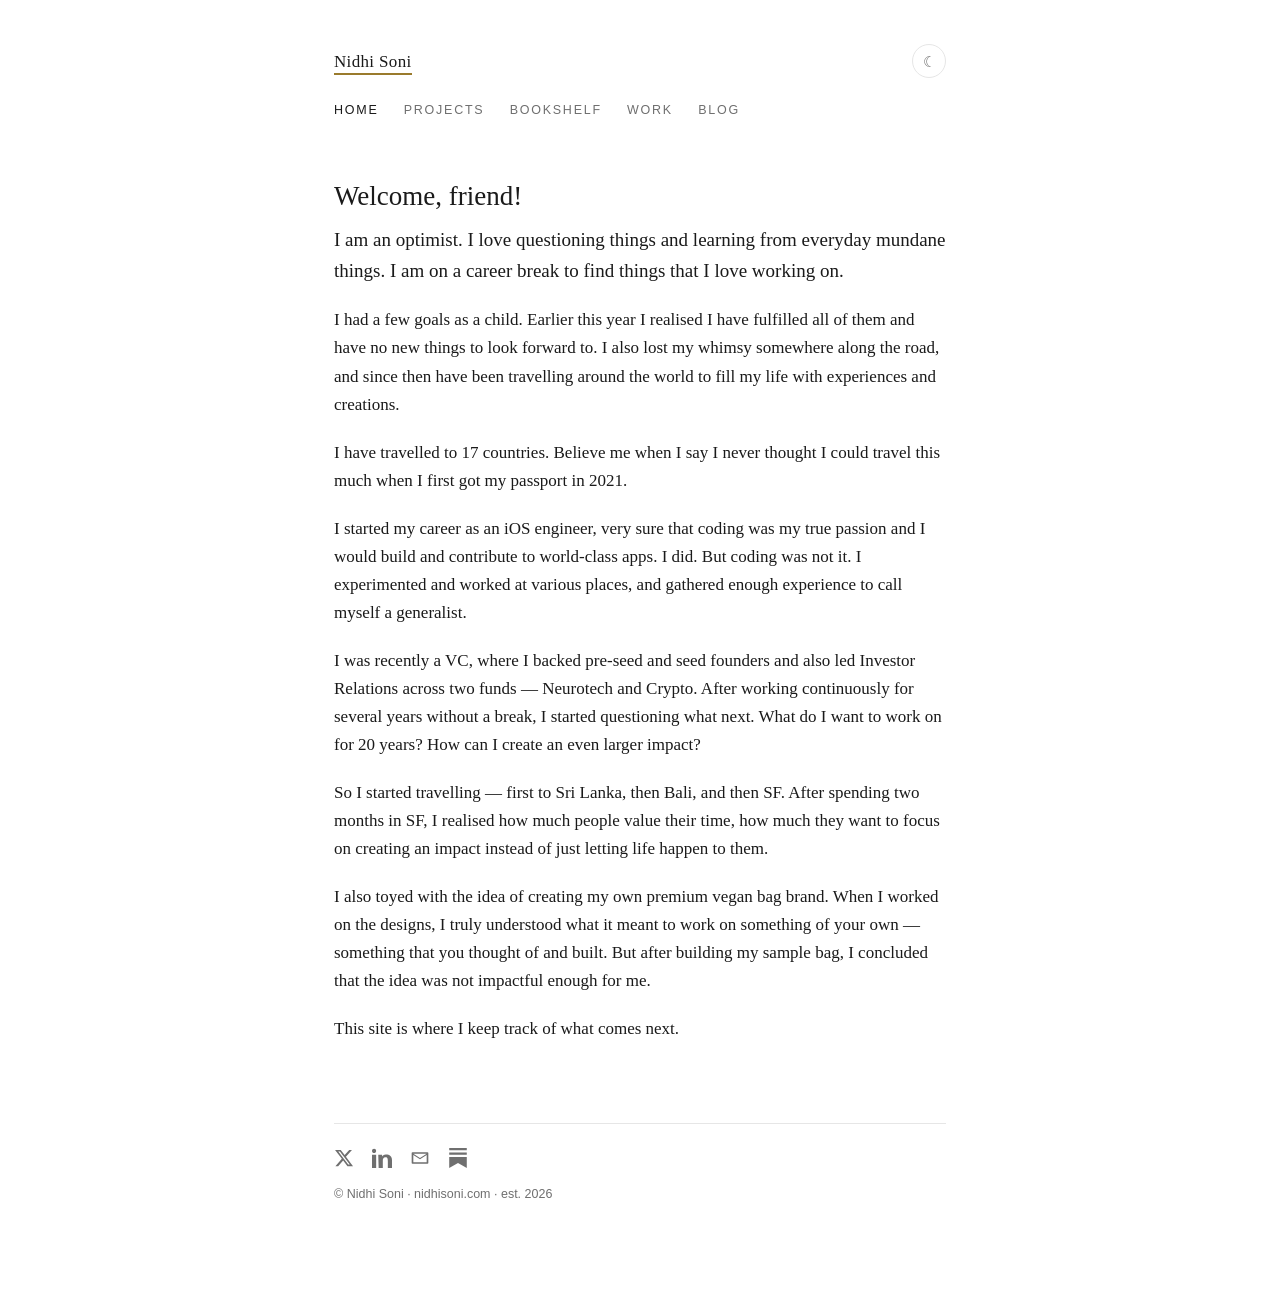
<file: index.html>
<!DOCTYPE html>
<html lang="en" data-theme="light">
<head>
  <meta charset="utf-8">
  <meta name="viewport" content="width=device-width, initial-scale=1">
  <title>Nidhi Soni</title>
  <meta name="description" content="Nidhi Soni — optimist, generalist, on a career break to find the work worth twenty years.">
  <link rel="stylesheet" href="style.css">
  <script>try{var t=localStorage.getItem('theme');if(t)document.documentElement.setAttribute('data-theme',t);}catch(e){}</script>
</head>
<body>
<div class="page">

  <header>
    <div class="topbar">
      <p class="site-name"><a href="index.html">Nidhi Soni</a></p>
      <button class="theme-toggle" type="button" aria-label="Toggle light and dark mode">
        <span class="moon" aria-hidden="true">☾</span><span class="sun" aria-hidden="true">☀</span>
      </button>
    </div>
    <nav>
      <a href="index.html" aria-current="page">Home</a>
      <a href="projects.html">Projects</a>
      <a href="bookshelf.html">Bookshelf</a>
      <a href="work.html">Work</a>
      <a href="blog.html">Blog</a>
    </nav>
  </header>

  <main>
    <h1>Welcome, friend!</h1>

    <p class="lead">I am an optimist. I love questioning things and learning from everyday mundane things. I am on a career break to find things that I love working on.</p>

    <p>I had a few goals as a child. Earlier this year I realised I have fulfilled all of them and have no new things to look forward to. I also lost my whimsy somewhere along the road, and since then have been travelling around the world to fill my life with experiences and creations.</p>

    <p>I have travelled to 17 countries. Believe me when I say I never thought I could travel this much when I first got my passport in 2021.</p>

    <p>I started my career as an iOS engineer, very sure that coding was my true passion and I would build and contribute to world-class apps. I did. But coding was not it. I experimented and worked at various places, and gathered enough experience to call myself a generalist.</p>

    <p>I was recently a VC, where I backed pre-seed and seed founders and also led Investor Relations across two funds — Neurotech and Crypto. After working continuously for several years without a break, I started questioning what next. What do I want to work on for 20 years? How can I create an even larger impact?</p>

    <p>So I started travelling — first to Sri Lanka, then Bali, and then SF. After spending two months in SF, I realised how much people value their time, how much they want to focus on creating an impact instead of just letting life happen to them.</p>

    <p>I also toyed with the idea of creating my own premium vegan bag brand. When I worked on the designs, I truly understood what it meant to work on something of your own — something that you thought of and built. But after building my sample bag, I concluded that the idea was not impactful enough for me.</p>

    <p>This site is where I keep track of what comes next.</p>
  </main>

  <footer>
    <div class="social">
      <!-- Fill in your handles below (replace YOUR_HANDLE). -->
      <a href="https://x.com/YOUR_HANDLE" aria-label="X"><svg viewBox="0 0 24 24" aria-hidden="true"><path d="M18.244 2.25h3.308l-7.227 8.26 8.502 11.24h-6.66l-5.214-6.817L4.99 21.75H1.68l7.73-8.835L1.254 2.25H8.08l4.713 6.231zm-1.161 17.52h1.833L7.084 4.126H5.117z"/></svg></a>
      <a href="https://www.linkedin.com/in/YOUR_HANDLE" aria-label="LinkedIn"><svg viewBox="0 0 24 24" aria-hidden="true"><path d="M4.98 3.5C4.98 4.88 3.87 6 2.5 6S0 4.88 0 3.5 1.12 1 2.5 1s2.48 1.12 2.48 2.5zM0 8h5v16H0zM7.5 8H12v2.2h.06c.63-1.2 2.17-2.46 4.47-2.46C21.4 7.74 24 10 24 14.6V24h-5v-8.4c0-2-.04-4.6-2.8-4.6-2.8 0-3.23 2.2-3.23 4.45V24h-5z"/></svg></a>
      <a href="mailto:hello@nidhisoni.com" aria-label="Email"><svg viewBox="0 0 24 24" aria-hidden="true"><path d="M3 5h18a1 1 0 0 1 1 1v12a1 1 0 0 1-1 1H3a1 1 0 0 1-1-1V6a1 1 0 0 1 1-1zm9 7 8-5H4zM4 8.5V17h16V8.5l-8 5z"/></svg></a>
      <a href="https://nidhithinks.substack.com" aria-label="Substack"><svg viewBox="0 0 24 24" aria-hidden="true"><path d="M22.539 8.242H1.46V5.406h21.08v2.836zM1.46 10.812V24L12 18.11 22.54 24V10.812H1.46zM22.54 0H1.46v2.836h21.08V0z"/></svg></a>
    </div>
    <p>© Nidhi Soni · nidhisoni.com · est. 2026</p>
  </footer>

</div>
<script src="theme.js"></script>
</body>
</html>
</file>
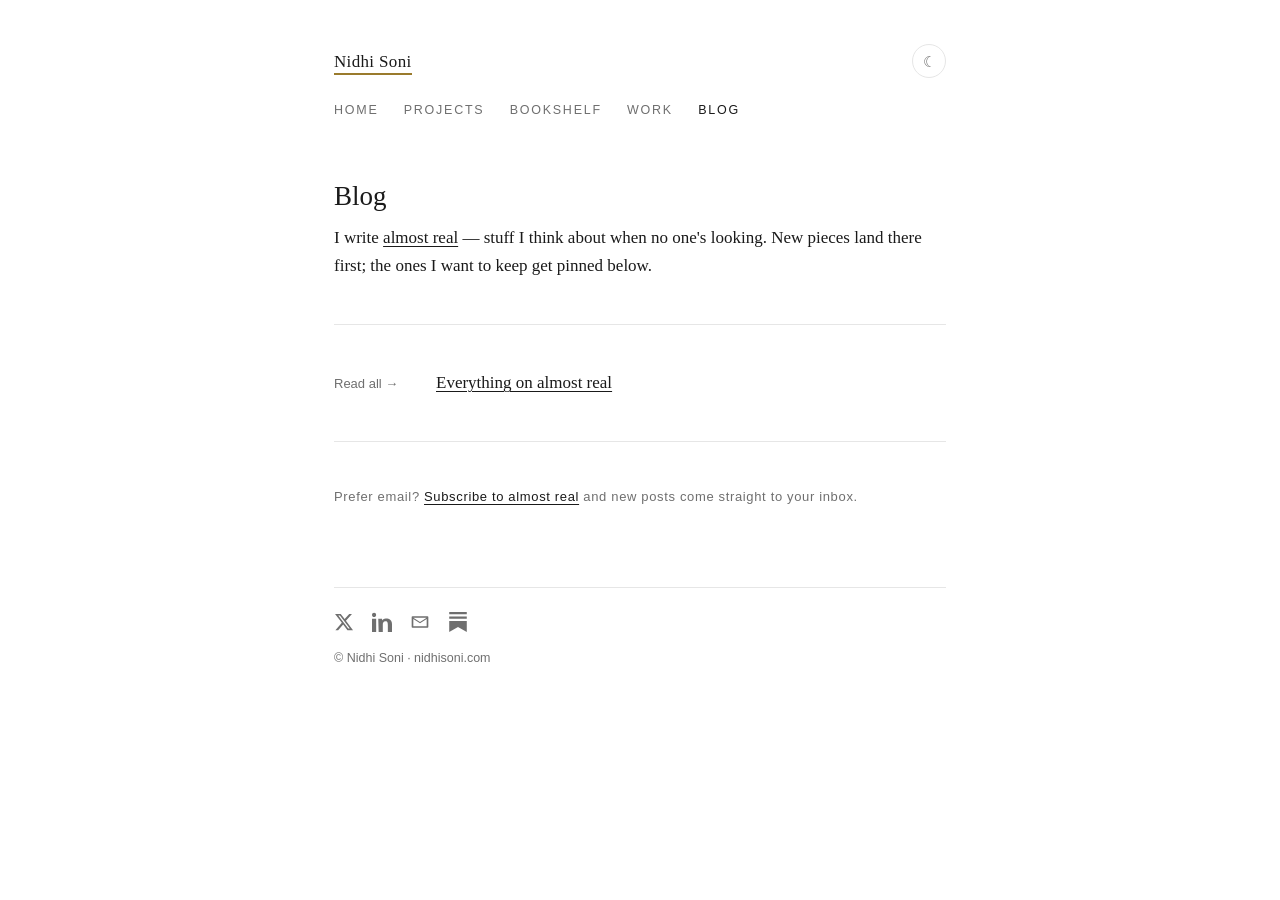
<file: blog.html>
<!DOCTYPE html>
<html lang="en" data-theme="light">
<head>
  <meta charset="utf-8">
  <meta name="viewport" content="width=device-width, initial-scale=1">
  <title>Blog — Nidhi Soni</title>
  <link rel="stylesheet" href="style.css">
  <script>try{var t=localStorage.getItem('theme');if(t)document.documentElement.setAttribute('data-theme',t);}catch(e){}</script>
</head>
<body>
<div class="page">

  <header>
    <div class="topbar">
      <p class="site-name"><a href="index.html">Nidhi Soni</a></p>
      <button class="theme-toggle" type="button" aria-label="Toggle light and dark mode">
        <span class="moon" aria-hidden="true">☾</span><span class="sun" aria-hidden="true">☀</span>
      </button>
    </div>
    <nav>
      <a href="index.html">Home</a>
      <a href="projects.html">Projects</a>
      <a href="bookshelf.html">Bookshelf</a>
      <a href="work.html">Work</a>
      <a href="blog.html" aria-current="page">Blog</a>
    </nav>
  </header>

  <main>
    <h1>Blog</h1>
    <p>I write <a href="https://nidhithinks.substack.com">almost real</a> — stuff I think about when no one's looking. New pieces land there first; the ones I want to keep get pinned below.</p>

    <hr>

    <!-- TO ADD A POST: open the post on Substack, copy its link, and add a line here (newest first):
         <li><span class="date">Mon 2026</span> <a href="PASTE_LINK">Post title</a></li>  -->
    <ul class="post-list">
      <li>
        <span class="date">Read all →</span>
        <a href="https://nidhithinks.substack.com/archive">Everything on almost real</a>
      </li>
    </ul>

    <hr>
    <p class="meta">Prefer email? <a href="https://nidhithinks.substack.com">Subscribe to almost real</a> and new posts come straight to your inbox.</p>
  </main>

  <footer>
    <div class="social">
      <a href="https://x.com/YOUR_HANDLE" aria-label="X"><svg viewBox="0 0 24 24" aria-hidden="true"><path d="M18.244 2.25h3.308l-7.227 8.26 8.502 11.24h-6.66l-5.214-6.817L4.99 21.75H1.68l7.73-8.835L1.254 2.25H8.08l4.713 6.231zm-1.161 17.52h1.833L7.084 4.126H5.117z"/></svg></a>
      <a href="https://www.linkedin.com/in/YOUR_HANDLE" aria-label="LinkedIn"><svg viewBox="0 0 24 24" aria-hidden="true"><path d="M4.98 3.5C4.98 4.88 3.87 6 2.5 6S0 4.88 0 3.5 1.12 1 2.5 1s2.48 1.12 2.48 2.5zM0 8h5v16H0zM7.5 8H12v2.2h.06c.63-1.2 2.17-2.46 4.47-2.46C21.4 7.74 24 10 24 14.6V24h-5v-8.4c0-2-.04-4.6-2.8-4.6-2.8 0-3.23 2.2-3.23 4.45V24h-5z"/></svg></a>
      <a href="mailto:hello@nidhisoni.com" aria-label="Email"><svg viewBox="0 0 24 24" aria-hidden="true"><path d="M3 5h18a1 1 0 0 1 1 1v12a1 1 0 0 1-1 1H3a1 1 0 0 1-1-1V6a1 1 0 0 1 1-1zm9 7 8-5H4zM4 8.5V17h16V8.5l-8 5z"/></svg></a>
      <a href="https://nidhithinks.substack.com" aria-label="Substack"><svg viewBox="0 0 24 24" aria-hidden="true"><path d="M22.539 8.242H1.46V5.406h21.08v2.836zM1.46 10.812V24L12 18.11 22.54 24V10.812H1.46zM22.54 0H1.46v2.836h21.08V0z"/></svg></a>
    </div>
    <p>© Nidhi Soni · nidhisoni.com</p>
  </footer>

</div>
<script src="theme.js"></script>
</body>
</html>
</file>
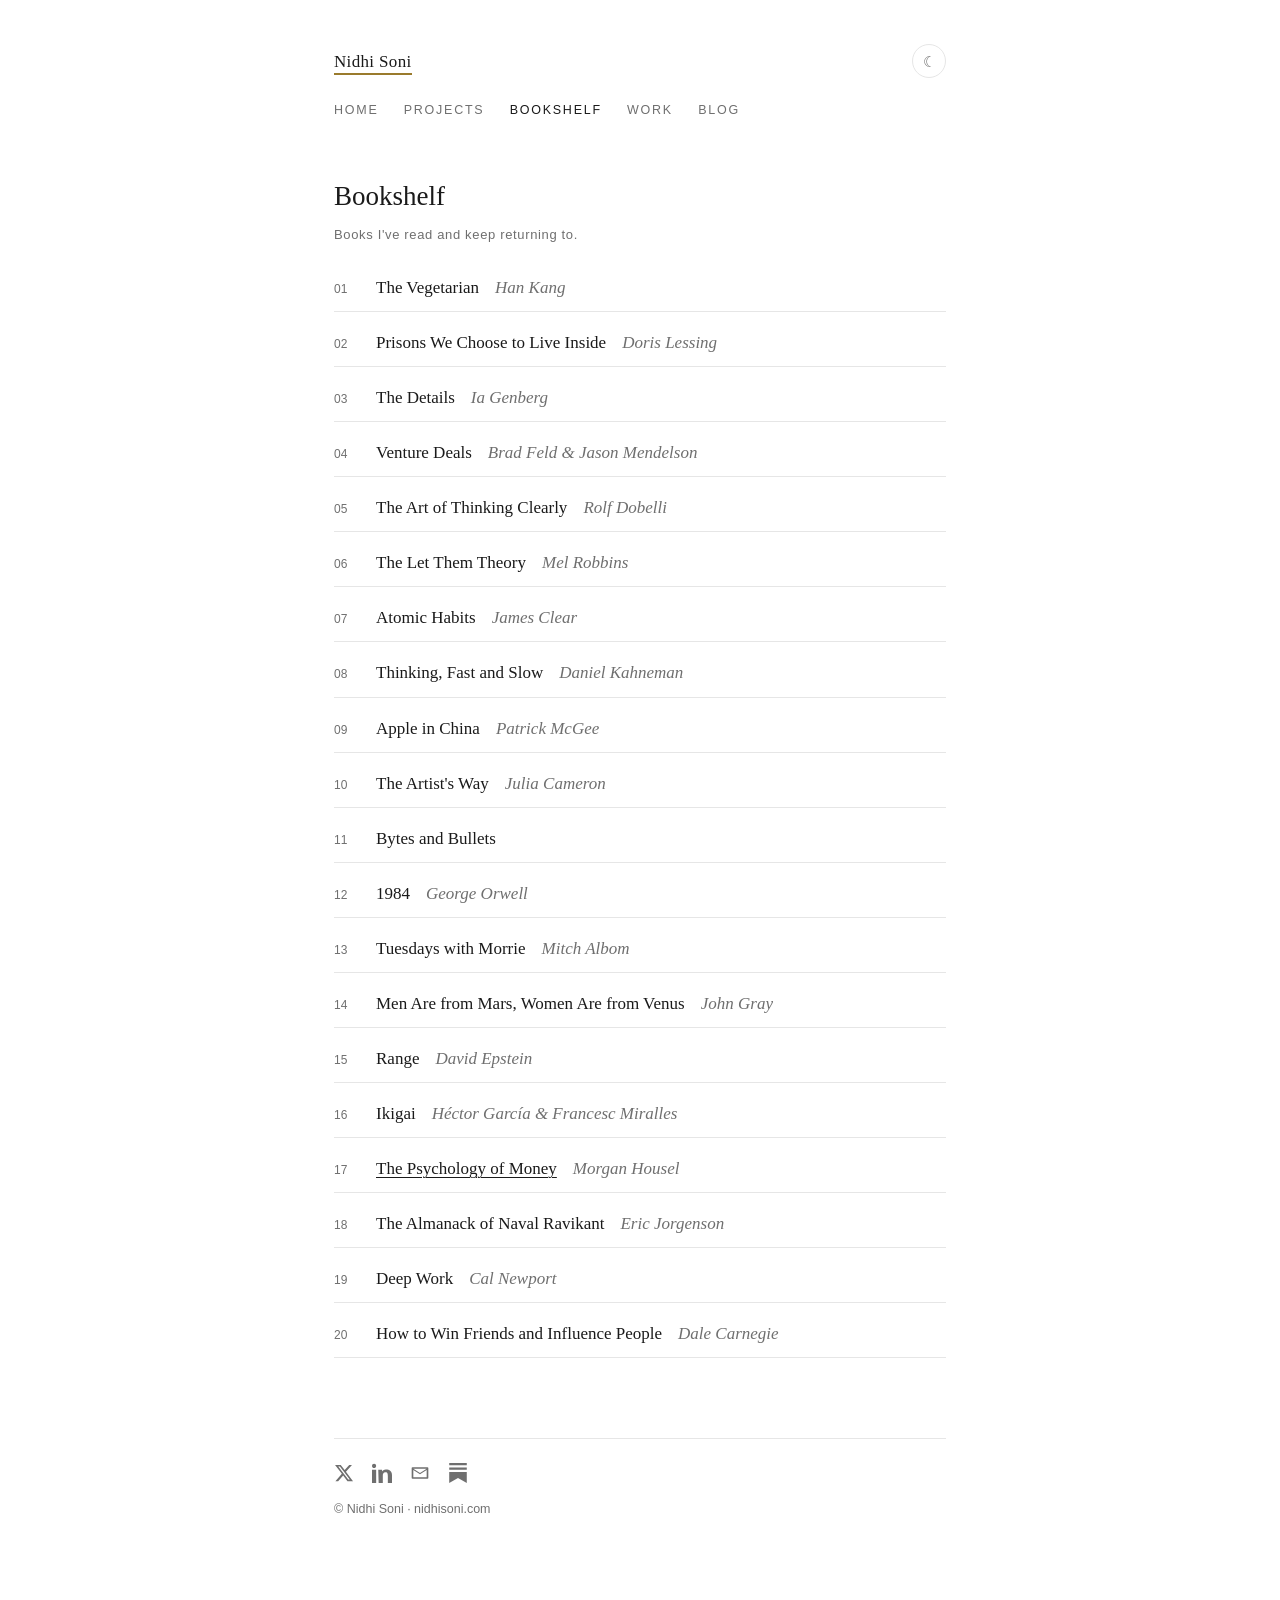
<file: bookshelf.html>
<!DOCTYPE html>
<html lang="en" data-theme="light">
<head>
  <meta charset="utf-8">
  <meta name="viewport" content="width=device-width, initial-scale=1">
  <title>Bookshelf — Nidhi Soni</title>
  <link rel="stylesheet" href="style.css">
  <script>try{var t=localStorage.getItem('theme');if(t)document.documentElement.setAttribute('data-theme',t);}catch(e){}</script>
</head>
<body>
<div class="page">

  <header>
    <div class="topbar">
      <p class="site-name"><a href="index.html">Nidhi Soni</a></p>
      <button class="theme-toggle" type="button" aria-label="Toggle light and dark mode">
        <span class="moon" aria-hidden="true">☾</span><span class="sun" aria-hidden="true">☀</span>
      </button>
    </div>
    <nav>
      <a href="index.html">Home</a>
      <a href="projects.html">Projects</a>
      <a href="bookshelf.html" aria-current="page">Bookshelf</a>
      <a href="work.html">Work</a>
      <a href="blog.html">Blog</a>
    </nav>
  </header>

  <main>
    <h1>Bookshelf</h1>
    <p class="meta">Books I've read and keep returning to.</p>

    <!-- To add a book: copy a line below. To link one, wrap the title in an <a href="...">. -->
    <ol class="books">
      <li><span>The Vegetarian</span> <span class="author">Han Kang</span></li>
      <li><span>Prisons We Choose to Live Inside</span> <span class="author">Doris Lessing</span></li>
      <li><span>The Details</span> <span class="author">Ia Genberg</span></li>
      <li><span>Venture Deals</span> <span class="author">Brad Feld &amp; Jason Mendelson</span></li>
      <li><span>The Art of Thinking Clearly</span> <span class="author">Rolf Dobelli</span></li>
      <li><span>The Let Them Theory</span> <span class="author">Mel Robbins</span></li>
      <li><span>Atomic Habits</span> <span class="author">James Clear</span></li>
      <li><span>Thinking, Fast and Slow</span> <span class="author">Daniel Kahneman</span></li>
      <li><span>Apple in China</span> <span class="author">Patrick McGee</span></li>
      <li><span>The Artist's Way</span> <span class="author">Julia Cameron</span></li>
      <li><span>Bytes and Bullets</span></li>
      <li><span>1984</span> <span class="author">George Orwell</span></li>
      <li><span>Tuesdays with Morrie</span> <span class="author">Mitch Albom</span></li>
      <li><span>Men Are from Mars, Women Are from Venus</span> <span class="author">John Gray</span></li>
      <li><span>Range</span> <span class="author">David Epstein</span></li>
      <li><span>Ikigai</span> <span class="author">Héctor García &amp; Francesc Miralles</span></li>
      <li><a href="https://www.amazon.in/Psychology-Money-Morgan-Housel/dp/9390166268/">The Psychology of Money</a> <span class="author">Morgan Housel</span></li>
      <li><span>The Almanack of Naval Ravikant</span> <span class="author">Eric Jorgenson</span></li>
      <li><span>Deep Work</span> <span class="author">Cal Newport</span></li>
      <li><span>How to Win Friends and Influence People</span> <span class="author">Dale Carnegie</span></li>
    </ol>
  </main>

  <footer>
    <div class="social">
      <a href="https://x.com/YOUR_HANDLE" aria-label="X"><svg viewBox="0 0 24 24" aria-hidden="true"><path d="M18.244 2.25h3.308l-7.227 8.26 8.502 11.24h-6.66l-5.214-6.817L4.99 21.75H1.68l7.73-8.835L1.254 2.25H8.08l4.713 6.231zm-1.161 17.52h1.833L7.084 4.126H5.117z"/></svg></a>
      <a href="https://www.linkedin.com/in/YOUR_HANDLE" aria-label="LinkedIn"><svg viewBox="0 0 24 24" aria-hidden="true"><path d="M4.98 3.5C4.98 4.88 3.87 6 2.5 6S0 4.88 0 3.5 1.12 1 2.5 1s2.48 1.12 2.48 2.5zM0 8h5v16H0zM7.5 8H12v2.2h.06c.63-1.2 2.17-2.46 4.47-2.46C21.4 7.74 24 10 24 14.6V24h-5v-8.4c0-2-.04-4.6-2.8-4.6-2.8 0-3.23 2.2-3.23 4.45V24h-5z"/></svg></a>
      <a href="mailto:hello@nidhisoni.com" aria-label="Email"><svg viewBox="0 0 24 24" aria-hidden="true"><path d="M3 5h18a1 1 0 0 1 1 1v12a1 1 0 0 1-1 1H3a1 1 0 0 1-1-1V6a1 1 0 0 1 1-1zm9 7 8-5H4zM4 8.5V17h16V8.5l-8 5z"/></svg></a>
      <a href="https://nidhithinks.substack.com" aria-label="Substack"><svg viewBox="0 0 24 24" aria-hidden="true"><path d="M22.539 8.242H1.46V5.406h21.08v2.836zM1.46 10.812V24L12 18.11 22.54 24V10.812H1.46zM22.54 0H1.46v2.836h21.08V0z"/></svg></a>
    </div>
    <p>© Nidhi Soni · nidhisoni.com</p>
  </footer>

</div>
<script src="theme.js"></script>
</body>
</html>
</file>
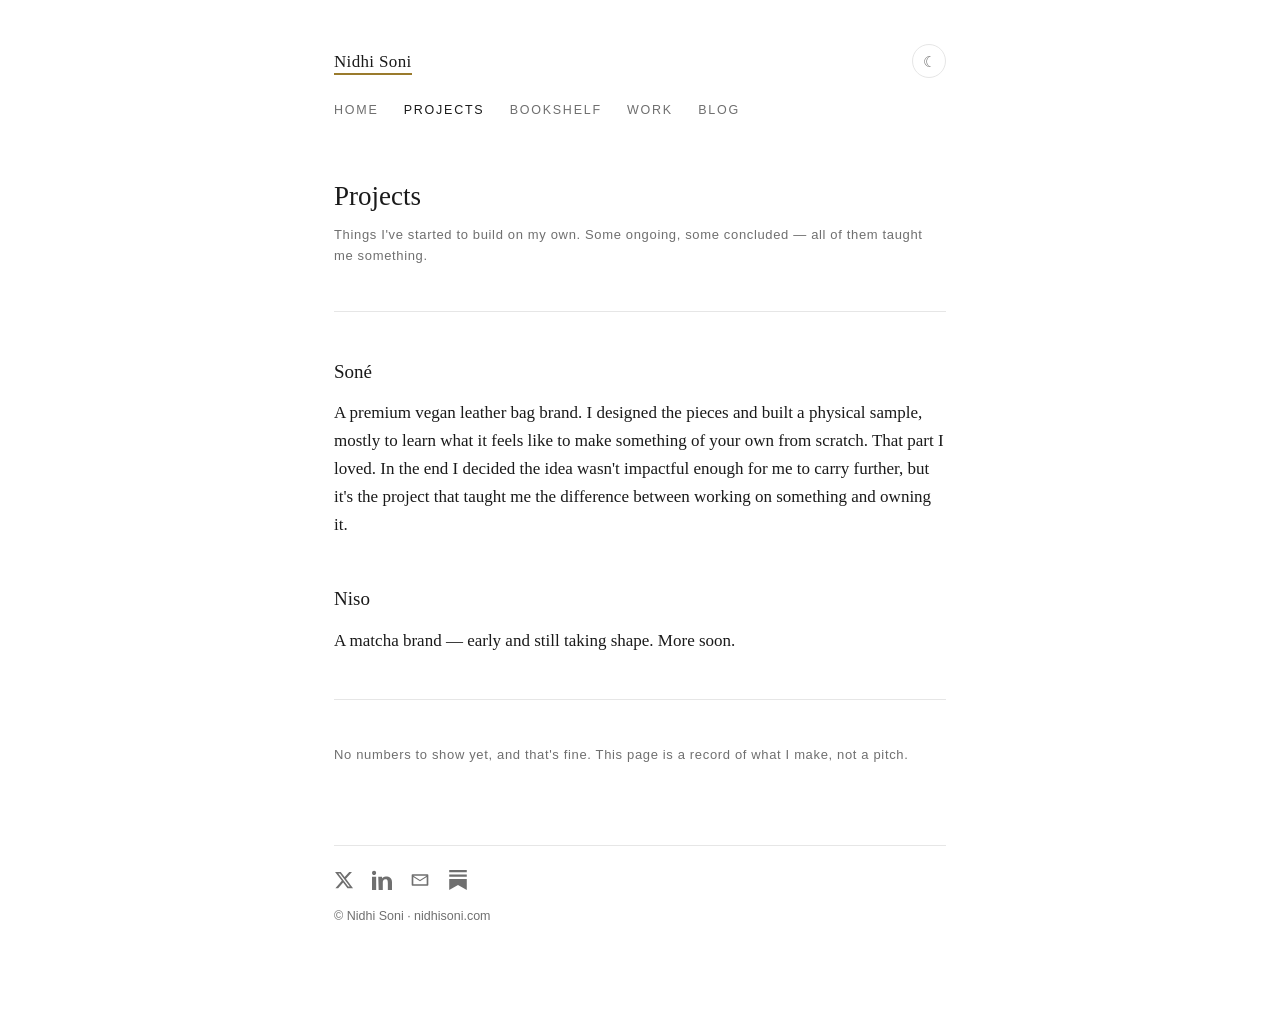
<file: projects.html>
<!DOCTYPE html>
<html lang="en" data-theme="light">
<head>
  <meta charset="utf-8">
  <meta name="viewport" content="width=device-width, initial-scale=1">
  <title>Projects — Nidhi Soni</title>
  <link rel="stylesheet" href="style.css">
  <script>try{var t=localStorage.getItem('theme');if(t)document.documentElement.setAttribute('data-theme',t);}catch(e){}</script>
</head>
<body>
<div class="page">

  <header>
    <div class="topbar">
      <p class="site-name"><a href="index.html">Nidhi Soni</a></p>
      <button class="theme-toggle" type="button" aria-label="Toggle light and dark mode">
        <span class="moon" aria-hidden="true">☾</span><span class="sun" aria-hidden="true">☀</span>
      </button>
    </div>
    <nav>
      <a href="index.html">Home</a>
      <a href="projects.html" aria-current="page">Projects</a>
      <a href="bookshelf.html">Bookshelf</a>
      <a href="work.html">Work</a>
      <a href="blog.html">Blog</a>
    </nav>
  </header>

  <main>
    <h1>Projects</h1>
    <p class="meta">Things I've started to build on my own. Some ongoing, some concluded — all of them taught me something.</p>

    <hr>

    <h2>Soné</h2>
    <p>A premium vegan leather bag brand. I designed the pieces and built a physical sample, mostly to learn what it feels like to make something of your own from scratch. That part I loved. In the end I decided the idea wasn't impactful enough for me to carry further, but it's the project that taught me the difference between working on something and owning it.</p>

    <h2>Niso</h2>
    <p>A matcha brand — early and still taking shape. More soon.</p>

    <hr>
    <p class="meta">No numbers to show yet, and that's fine. This page is a record of what I make, not a pitch.</p>
  </main>

  <footer>
    <div class="social">
      <a href="https://x.com/YOUR_HANDLE" aria-label="X"><svg viewBox="0 0 24 24" aria-hidden="true"><path d="M18.244 2.25h3.308l-7.227 8.26 8.502 11.24h-6.66l-5.214-6.817L4.99 21.75H1.68l7.73-8.835L1.254 2.25H8.08l4.713 6.231zm-1.161 17.52h1.833L7.084 4.126H5.117z"/></svg></a>
      <a href="https://www.linkedin.com/in/YOUR_HANDLE" aria-label="LinkedIn"><svg viewBox="0 0 24 24" aria-hidden="true"><path d="M4.98 3.5C4.98 4.88 3.87 6 2.5 6S0 4.88 0 3.5 1.12 1 2.5 1s2.48 1.12 2.48 2.5zM0 8h5v16H0zM7.5 8H12v2.2h.06c.63-1.2 2.17-2.46 4.47-2.46C21.4 7.74 24 10 24 14.6V24h-5v-8.4c0-2-.04-4.6-2.8-4.6-2.8 0-3.23 2.2-3.23 4.45V24h-5z"/></svg></a>
      <a href="mailto:hello@nidhisoni.com" aria-label="Email"><svg viewBox="0 0 24 24" aria-hidden="true"><path d="M3 5h18a1 1 0 0 1 1 1v12a1 1 0 0 1-1 1H3a1 1 0 0 1-1-1V6a1 1 0 0 1 1-1zm9 7 8-5H4zM4 8.5V17h16V8.5l-8 5z"/></svg></a>
      <a href="https://nidhithinks.substack.com" aria-label="Substack"><svg viewBox="0 0 24 24" aria-hidden="true"><path d="M22.539 8.242H1.46V5.406h21.08v2.836zM1.46 10.812V24L12 18.11 22.54 24V10.812H1.46zM22.54 0H1.46v2.836h21.08V0z"/></svg></a>
    </div>
    <p>© Nidhi Soni · nidhisoni.com</p>
  </footer>

</div>
<script src="theme.js"></script>
</body>
</html>
</file>
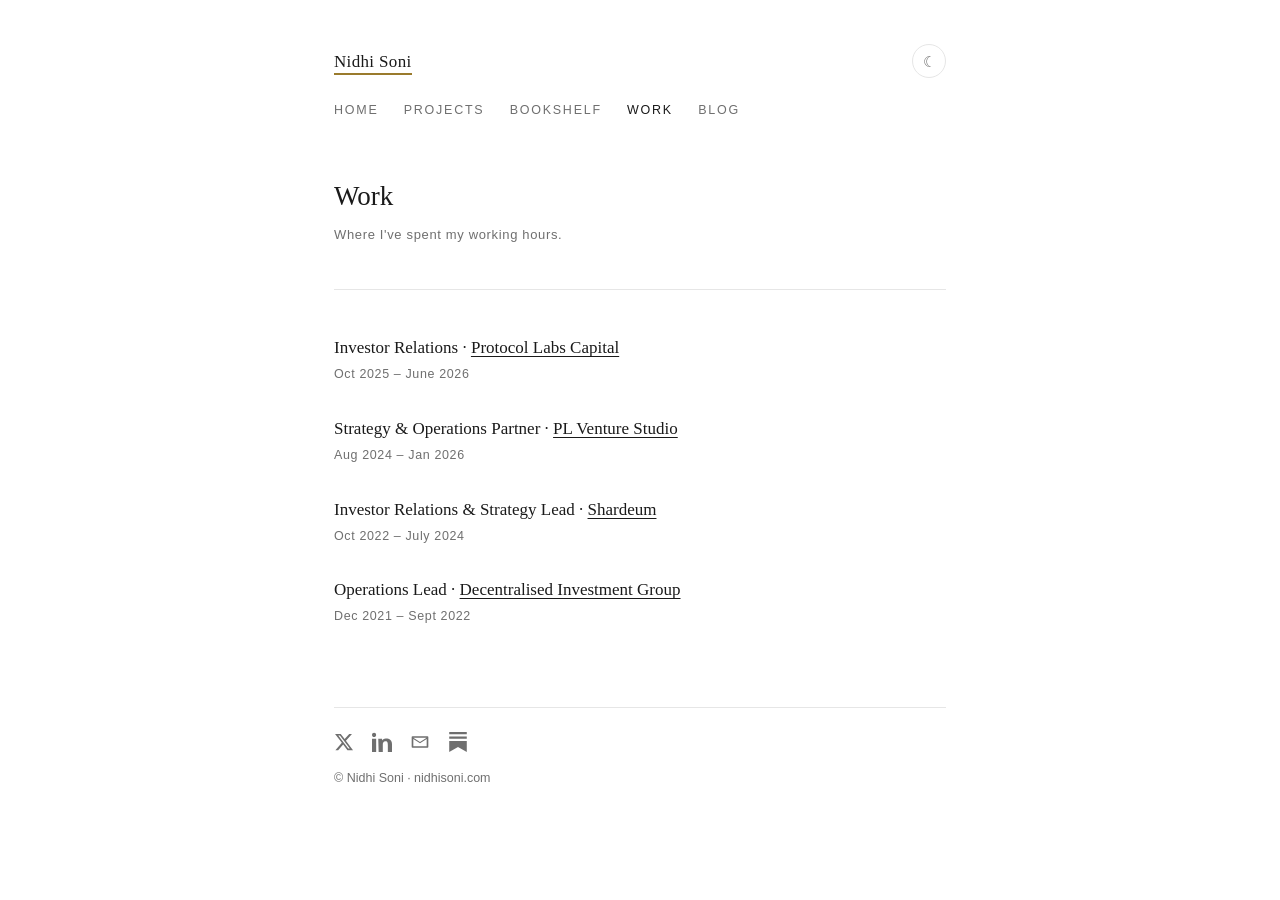
<file: work.html>
<!DOCTYPE html>
<html lang="en" data-theme="light">
<head>
  <meta charset="utf-8">
  <meta name="viewport" content="width=device-width, initial-scale=1">
  <title>Work — Nidhi Soni</title>
  <link rel="stylesheet" href="style.css">
  <script>try{var t=localStorage.getItem('theme');if(t)document.documentElement.setAttribute('data-theme',t);}catch(e){}</script>
</head>
<body>
<div class="page">

  <header>
    <div class="topbar">
      <p class="site-name"><a href="index.html">Nidhi Soni</a></p>
      <button class="theme-toggle" type="button" aria-label="Toggle light and dark mode">
        <span class="moon" aria-hidden="true">☾</span><span class="sun" aria-hidden="true">☀</span>
      </button>
    </div>
    <nav>
      <a href="index.html">Home</a>
      <a href="projects.html">Projects</a>
      <a href="bookshelf.html">Bookshelf</a>
      <a href="work.html" aria-current="page">Work</a>
      <a href="blog.html">Blog</a>
    </nav>
  </header>

  <main>
    <h1>Work</h1>
    <p class="meta">Where I've spent my working hours.</p>

    <hr>

    <div class="entry">
      <p class="role">Investor Relations · <span class="org"><a href="https://plcapital.xyz/">Protocol Labs Capital</a></span></p>
      <p class="dates">Oct 2025 – June 2026</p>
    </div>

    <div class="entry">
      <p class="role">Strategy &amp; Operations Partner · <span class="org"><a href="https://plcapital.xyz/plvs">PL Venture Studio</a></span></p>
      <p class="dates">Aug 2024 – Jan 2026</p>
    </div>

    <div class="entry">
      <p class="role">Investor Relations &amp; Strategy Lead · <span class="org"><a href="https://shardeum.org/">Shardeum</a></span></p>
      <p class="dates">Oct 2022 – July 2024</p>
    </div>

    <div class="entry">
      <p class="role">Operations Lead · <span class="org"><a href="https://decentralisedinvestment.com/">Decentralised Investment Group</a></span></p>
      <p class="dates">Dec 2021 – Sept 2022</p>
    </div>
  </main>

  <footer>
    <div class="social">
      <a href="https://x.com/YOUR_HANDLE" aria-label="X"><svg viewBox="0 0 24 24" aria-hidden="true"><path d="M18.244 2.25h3.308l-7.227 8.26 8.502 11.24h-6.66l-5.214-6.817L4.99 21.75H1.68l7.73-8.835L1.254 2.25H8.08l4.713 6.231zm-1.161 17.52h1.833L7.084 4.126H5.117z"/></svg></a>
      <a href="https://www.linkedin.com/in/YOUR_HANDLE" aria-label="LinkedIn"><svg viewBox="0 0 24 24" aria-hidden="true"><path d="M4.98 3.5C4.98 4.88 3.87 6 2.5 6S0 4.88 0 3.5 1.12 1 2.5 1s2.48 1.12 2.48 2.5zM0 8h5v16H0zM7.5 8H12v2.2h.06c.63-1.2 2.17-2.46 4.47-2.46C21.4 7.74 24 10 24 14.6V24h-5v-8.4c0-2-.04-4.6-2.8-4.6-2.8 0-3.23 2.2-3.23 4.45V24h-5z"/></svg></a>
      <a href="mailto:hello@nidhisoni.com" aria-label="Email"><svg viewBox="0 0 24 24" aria-hidden="true"><path d="M3 5h18a1 1 0 0 1 1 1v12a1 1 0 0 1-1 1H3a1 1 0 0 1-1-1V6a1 1 0 0 1 1-1zm9 7 8-5H4zM4 8.5V17h16V8.5l-8 5z"/></svg></a>
      <a href="https://nidhithinks.substack.com" aria-label="Substack"><svg viewBox="0 0 24 24" aria-hidden="true"><path d="M22.539 8.242H1.46V5.406h21.08v2.836zM1.46 10.812V24L12 18.11 22.54 24V10.812H1.46zM22.54 0H1.46v2.836h21.08V0z"/></svg></a>
    </div>
    <p>© Nidhi Soni · nidhisoni.com</p>
  </footer>

</div>
<script src="theme.js"></script>
</body>
</html>
</file>
<file: style.css>
/* nidhisoni.com — one stylesheet, no dependencies, built to last.
   Light is the default. Dark mode activates when <html data-theme="dark">.
   All colors live in the two :root blocks below — change once, changes everywhere. */

:root {
  --paper:   #ffffff;   /* background */
  --ink:     #1a1a1a;   /* body text */
  --faint:   #6f6f6f;   /* dates, captions, small print */
  --hairline:#e6e6e6;   /* dividers */
  --brass:   #9a7b2d;   /* the one accent — a nod to the goldsmiths of Vadodara */
  --card:    #faf8f3;   /* subtle panel fill */
}

html[data-theme="dark"] {
  --paper:   #14120e;   /* warm near-black */
  --ink:     #ece7db;
  --faint:   #948c7c;
  --hairline:#2c2822;
  --brass:   #cca94f;   /* brighter brass reads better on dark */
  --card:    #1c1913;
}

* { box-sizing: border-box; }
html { -webkit-text-size-adjust: 100%; }

body {
  margin: 0;
  background: var(--paper);
  color: var(--ink);
  font-family: Georgia, 'Times New Roman', serif;
  font-size: 17px;
  line-height: 1.65;
  transition: background-color 0.25s ease, color 0.25s ease;
}

.page { max-width: 660px; margin: 0 auto; padding: 44px 24px 88px; }

/* ---- Header ---- */

.topbar { display: flex; align-items: baseline; justify-content: space-between; gap: 16px; }

.site-name { font-size: 17px; font-weight: normal; letter-spacing: 0.02em; margin: 0; }
.site-name a {
  text-decoration: none; color: var(--ink);
  border-bottom: 2px solid var(--brass); padding-bottom: 2px;
}

/* Theme toggle button */
.theme-toggle {
  border: 1px solid var(--hairline);
  background: transparent;
  color: var(--faint);
  border-radius: 999px;
  width: 34px; height: 34px;
  cursor: pointer;
  font-size: 15px; line-height: 1;
  display: inline-flex; align-items: center; justify-content: center;
  flex-shrink: 0;
  transition: border-color 0.2s ease, color 0.2s ease;
}
.theme-toggle:hover, .theme-toggle:focus-visible { color: var(--brass); border-color: var(--brass); }
.theme-toggle .moon { display: inline; }
.theme-toggle .sun  { display: none; }
html[data-theme="dark"] .theme-toggle .moon { display: none; }
html[data-theme="dark"] .theme-toggle .sun  { display: inline; }

nav {
  margin-top: 22px;
  font-family: 'Helvetica Neue', Helvetica, Arial, sans-serif;
  font-size: 12.5px; letter-spacing: 0.14em; text-transform: uppercase;
}
nav a { color: var(--faint); text-decoration: none; margin-right: 20px; display: inline-block; margin-bottom: 6px; }
nav a:hover, nav a:focus { color: var(--brass); }
nav a[aria-current="page"] { color: var(--ink); }

main { margin-top: 52px; }

/* ---- Text ---- */

h1 { font-size: 27px; font-weight: normal; line-height: 1.3; margin: 0 0 10px; }
h2 { font-size: 19px; font-weight: normal; margin: 44px 0 12px; }
p  { margin: 0 0 20px; }

a { color: var(--ink); text-decoration: underline; text-underline-offset: 3px; text-decoration-thickness: 1px; }
a:hover, a:focus { color: var(--brass); }

.lead { font-size: 19px; }

.meta {
  font-family: 'Helvetica Neue', Helvetica, Arial, sans-serif;
  font-size: 13px; letter-spacing: 0.05em; color: var(--faint);
}

hr { border: none; border-top: 1px solid var(--hairline); margin: 44px 0; }

ul { padding-left: 20px; }
li { margin-bottom: 8px; }

blockquote {
  margin: 24px 0; padding-left: 20px;
  border-left: 2px solid var(--brass); color: var(--faint);
}

/* ---- Work list ---- */

.entry { margin-bottom: 30px; }
.entry .role { margin: 0 0 2px; }
.entry .org  { color: var(--brass); }
.entry .dates {
  font-family: 'Helvetica Neue', Helvetica, Arial, sans-serif;
  font-size: 12.5px; letter-spacing: 0.05em; color: var(--faint); margin: 0;
}

/* ---- Bookshelf ---- */

.books { list-style: none; padding: 0; counter-reset: b; }
.books li {
  padding: 9px 0; border-bottom: 1px solid var(--hairline);
  display: flex; gap: 16px; align-items: baseline;
}
.books li::before {
  counter-increment: b; content: counter(b, decimal-leading-zero);
  font-family: 'Helvetica Neue', Helvetica, Arial, sans-serif;
  font-size: 12px; color: var(--faint); min-width: 26px; flex-shrink: 0;
}
.books .author { color: var(--faint); font-style: italic; }

/* ---- Writing / blog index ---- */

.post-list { list-style: none; padding: 0; }
.post-list li { margin-bottom: 16px; display: flex; gap: 18px; align-items: baseline; }
.post-list .date {
  font-family: 'Helvetica Neue', Helvetica, Arial, sans-serif;
  font-size: 13px; color: var(--faint); min-width: 84px; flex-shrink: 0;
}

/* ---- Footer + social ---- */

footer {
  margin-top: 80px; padding-top: 24px; border-top: 1px solid var(--hairline);
  font-family: 'Helvetica Neue', Helvetica, Arial, sans-serif;
  font-size: 12.5px; color: var(--faint);
}
footer a { color: var(--faint); }

.social { display: flex; gap: 18px; margin-bottom: 16px; }
.social a {
  color: var(--faint); display: inline-flex; align-items: center; text-decoration: none;
  transition: color 0.2s ease;
}
.social a:hover, .social a:focus { color: var(--brass); }
.social svg { width: 20px; height: 20px; fill: currentColor; display: block; }

/* ---- Small screens ---- */

@media (max-width: 540px) {
  .page { padding: 30px 20px 64px; }
  .post-list li { flex-direction: column; gap: 2px; }
  nav a { margin-right: 16px; }
}

@media (prefers-reduced-motion: reduce) {
  * { transition: none !important; }
}
</file>
